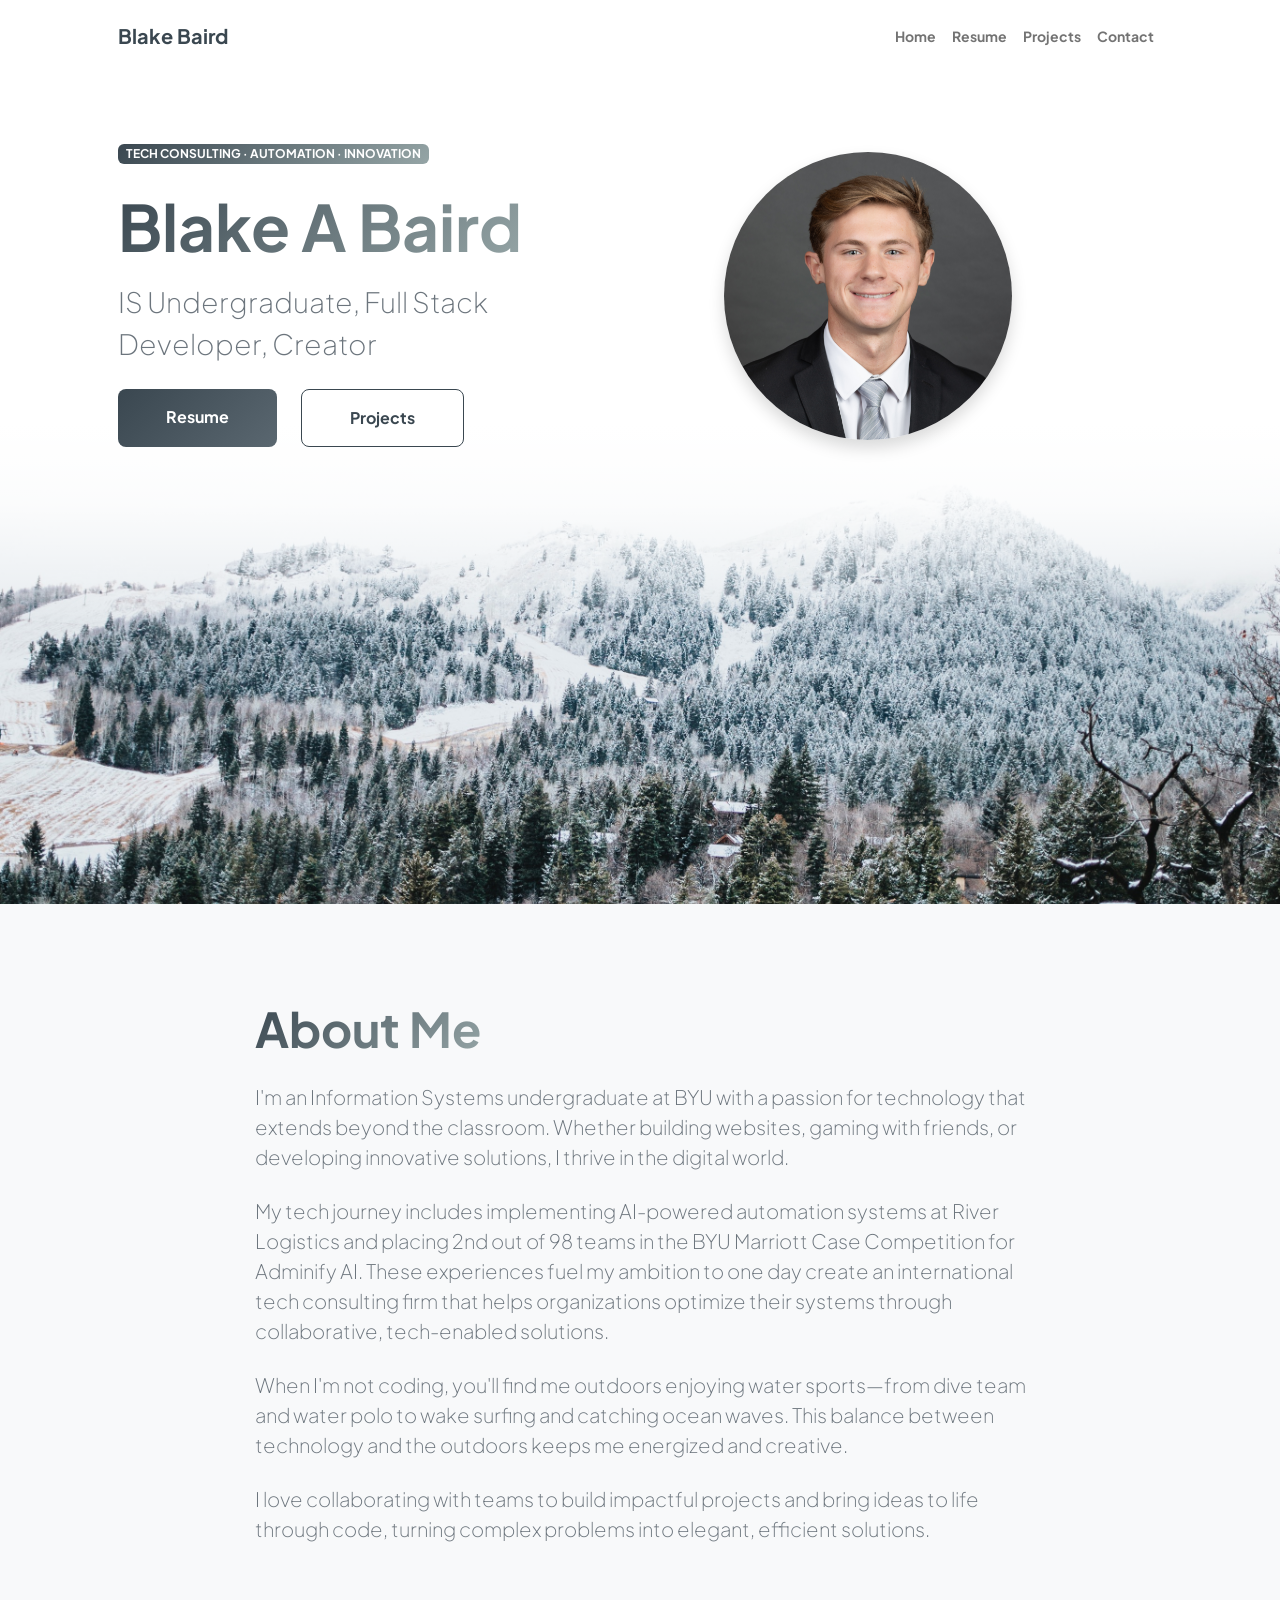
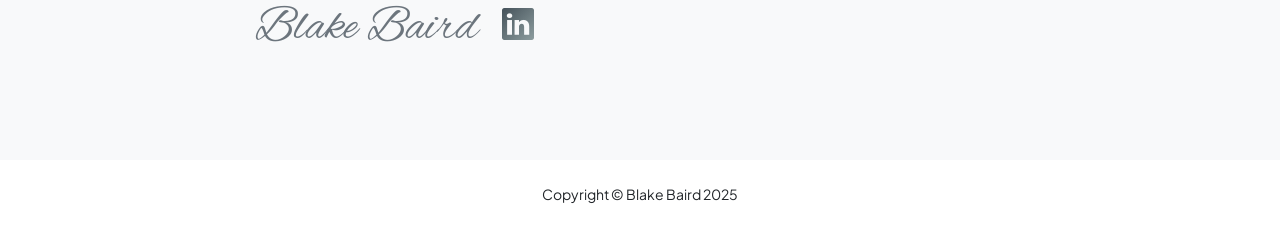
<file: index.html>
<!DOCTYPE html>
<html lang="en">
    <head>
        <meta charset="utf-8" />
        <meta name="viewport" content="width=device-width, initial-scale=1, shrink-to-fit=no" />
        <meta name="description" content="Blake Baird - IS Undergraduate, Full Stack Developer, and Creator" />
        <meta name="author" content="Blake Baird" />
        <title>Blake Baird - Portfolio</title>
        <!-- Favicon-->
        <link rel="icon" type="image/png" sizes="32x32" href="assets/favicon.png" />
        <link rel="icon" type="image/png" sizes="16x16" href="assets/favicon.png" />
        <link rel="shortcut icon" href="assets/favicon.png" />
        <!-- Custom Google font-->
        <link rel="preconnect" href="https://fonts.googleapis.com" />
        <link rel="preconnect" href="https://fonts.gstatic.com" crossorigin />
        <link href="https://fonts.googleapis.com/css2?family=Plus+Jakarta+Sans:wght@100;200;300;400;500;600;700;800;900&amp;display=swap" rel="stylesheet" />
        <link href="https://fonts.googleapis.com/css2?family=Alex+Brush&display=swap" rel="stylesheet" />
        <!-- Bootstrap icons-->
        <link href="https://cdn.jsdelivr.net/npm/bootstrap-icons@1.8.1/font/bootstrap-icons.css" rel="stylesheet" />
        <!-- Core theme CSS (includes Bootstrap)-->
        <link href="css/styles.css" rel="stylesheet" />
    </head>
    <body class="d-flex flex-column h-100">
        <main class="flex-shrink-0">
            <!-- Navigation-->
            <nav class="navbar navbar-expand-lg navbar-light bg-white py-3">
                <div class="container px-5">
                    <a class="navbar-brand" href="index.html"><span class="fw-bolder text-primary">Blake Baird</span></a>
                    <button class="navbar-toggler" type="button" data-bs-toggle="collapse" data-bs-target="#navbarSupportedContent" aria-controls="navbarSupportedContent" aria-expanded="false" aria-label="Toggle navigation"><span class="navbar-toggler-icon"></span></button>
                    <div class="collapse navbar-collapse" id="navbarSupportedContent">
                        <ul class="navbar-nav ms-auto mb-2 mb-lg-0 small fw-bolder">
                            <li class="nav-item"><a class="nav-link" href="index.html">Home</a></li>
                            <li class="nav-item"><a class="nav-link" href="resume.html">Resume</a></li>
                            <li class="nav-item"><a class="nav-link" href="projects.html">Projects</a></li>
                            <li class="nav-item"><a class="nav-link" href="contact.html">Contact</a></li>
                        </ul>
                    </div>
                </div>
            </nav>
            <!-- Header-->
            <header class="py-5" style="position: relative; z-index: 10;">
                <div class="container px-5 pb-5">
                    <div class="row gx-5 align-items-center">
                        <div class="col-lg-5">
                            <!-- Header text content-->
                            <div class="text-center text-lg-start">
                                <div class="badge bg-gradient-primary-to-secondary text-white mb-4 mt-4"><div class="text-uppercase">Tech Consulting &middot; Automation &middot; Innovation</div></div>
                                <h1 class="display-3 fw-bolder mb-3"><span class="text-gradient d-inline">Blake A Baird</span></h1>
                                <div class="fs-3 fw-light text-muted mb-4">IS Undergraduate, Full Stack Developer, Creator</div>
                                <div class="d-grid gap-3 d-sm-flex justify-content-sm-center justify-content-lg-start mb-3 index-buttons">
                                    <a class="btn btn-primary btn-lg px-5 py-3 me-sm-3 fs-6 fw-bolder" href="resume.html">Resume</a>
                                    <a class="btn btn-outline-dark btn-lg px-5 py-3 fs-6 fw-bolder" href="projects.html">Projects</a>
                                </div>
                            </div>
                        </div>
                        <div class="col-lg-7"> 
                <!-- Header profile picture-->
                <div class="d-flex justify-content-center mt-2 mt-xxl-0">
                    <div class="profile">
                        <img class="profile-img" src="assets/profile2.png" alt="Profile Picture" />
                    </div>
                </div>
            </div>
            </header>
            <!-- Mountain Image Section-->
            <section class="py-0 position-relative mountain-section" style="margin-top: -135px; height: 480px; overflow: hidden;">
                <div class="container-fluid px-0" style="height: 100%; position: relative;">
                    <img src="assets/mountains.JPG" alt="Mountains" style="width: 100%; height: auto; position: absolute; top: 26%; left: 50%; transform: translate(-50%, -50%);" />
                    <!-- Fade overlay -->
                    <div style="position: absolute; top: 0; left: 0; right: 0; height: 200px; background: linear-gradient(to bottom, rgba(255, 255, 255, 1) 0%, rgba(255, 255, 255, 0.95) 20%, rgba(255, 255, 255, 0.85) 40%, rgba(255, 255, 255, 0.6) 60%, rgba(255, 255, 255, 0.3) 80%, rgba(255, 255, 255, 0) 100%); pointer-events: none; z-index: 1;"></div>
                </div>
            </section>
            <!-- About Section-->
            <section class="bg-light py-5">
                <div class="container px-5">
                    <div class="row gx-5 justify-content-center">
                        <div class="col-lg-11 col-xl-9">
                            <div class="my-5">
                                <h2 class="display-5 fw-bolder mb-4"><span class="text-gradient d-inline">About Me</span></h2>
                                <p class="lead fw-light text-muted mb-4">I'm an Information Systems undergraduate at BYU with a passion for technology that extends beyond the classroom. Whether building websites, gaming with friends, or developing innovative solutions, I thrive in the digital world.</p>
                                <p class="lead fw-light text-muted mb-4">My tech journey includes implementing AI-powered automation systems at River Logistics and placing 2nd out of 98 teams in the BYU Marriott Case Competition for Adminify AI. These experiences fuel my ambition to one day create an international tech consulting firm that helps organizations optimize their systems through collaborative, tech-enabled solutions.</p>
                                <p class="lead fw-light text-muted mb-4">When I'm not coding, you'll find me outdoors enjoying water sports—from dive team and water polo to wake surfing and catching ocean waves. This balance between technology and the outdoors keeps me energized and creative.</p>
                                <p class="lead fw-light text-muted mb-4">I love collaborating with teams to build impactful projects and bring ideas to life through code, turning complex problems into elegant, efficient solutions.</p>
                                <div class="d-flex align-items-center gap-4 mt-5">
                                    <div style="font-family: 'Alex Brush', cursive; font-size: 3rem; color: #6c757d;">Blake Baird</div>
                                    <a class="text-gradient linkedin-icon" href="https://www.linkedin.com/in/blakebaird1" target="_blank" rel="noopener noreferrer" style="font-size: 2rem; transition: transform 0.3s ease, color 0.3s ease; position: relative; top: -5px;"><i class="bi bi-linkedin"></i></a>
                                </div>
                            </div>
                        </div>
                    </div>
                </div>
            </section>
            <style>
                .linkedin-icon:hover {
                    transform: scale(1.2);
                    filter: brightness(1.2);
                }

                /* Adjust mountain section for large monitors */
                @media (min-width: 1400px) {
                    .mountain-section {
                        margin-top: -90px !important;
                        height: 510px !important;
                    }
                }

                /* Laptop/tablet view adjustments */
                @media (min-width: 768px) and (max-width: 1399.98px) {
                    .mountain-section img {
                        top: 20% !important;
                    }

                    .index-buttons .btn:first-child {
                        margin-right: 0.5rem !important;
                    }
                }

                /* Desktop/monitor view button spacing */
                @media (min-width: 1400px) {
                    .index-buttons .btn:first-child {
                        margin-right: 0.5rem !important;
                    }
                }

                /* Mobile-specific styles */
                @media (max-width: 767.98px) {
                    /* Reduce side margins on mobile */
                    .container {
                        padding-left: 1.25rem !important;
                        padding-right: 1.25rem !important;
                    }

                    /* Hide the tech consulting badge on mobile */
                    .badge.bg-gradient-primary-to-secondary {
                        display: none !important;
                    }

                    /* Shift header content up */
                    header.py-5 {
                        padding-top: 1.5rem !important;
                    }

                    /* Reduce spacing between title and description */
                    h1.display-3.fw-bolder {
                        margin-bottom: 0.5rem !important;
                        font-size: 2.6rem !important;
                    }

                    /* Shrink description text to match button width */
                    .fs-3.fw-light.text-muted {
                        font-size: 1.25rem !important;
                        padding-left: 1rem !important;
                        padding-right: 1rem !important;
                        line-height: 1.3 !important;
                    }

                    /* Add more white space on sides for description and buttons */
                    .text-center.text-lg-start {
                        padding-left: 1rem !important;
                        padding-right: 1rem !important;
                    }

                    /* Make buttons side by side and reduce spacing below */
                    .d-grid.gap-3.d-sm-flex {
                        display: flex !important;
                        flex-direction: row !important;
                        gap: 0.5rem !important;
                        margin-bottom: 1rem !important;
                        padding-left: 1.75rem !important;
                        padding-right: 1.75rem !important;
                    }

                    .d-grid.gap-3.d-sm-flex .btn {
                        flex: 1 !important;
                        padding: 0.75rem 1rem !important;
                        font-size: 0.9rem !important;
                    }

                    /* Add white space between buttons and profile photo */
                    .profile {
                        margin-top: 1rem !important;
                        height: 14.5rem !important;
                        width: 14.5rem !important;
                        margin-bottom: 1.5rem !important;
                    }

                    /* Shrink signature and LinkedIn logo on mobile */
                    .d-flex.align-items-center.gap-4.mt-5 > div {
                        font-size: 2rem !important;
                        position: relative;
                        top: -8px;
                    }

                    .linkedin-icon {
                        font-size: 1.3rem !important;
                        top: -10px !important;
                    }

                    /* Crop bottom of mountain photo and reduce white space */
                    .mountain-section {
                        height: 215px !important;
                        margin-top: -70px !important;
                    }

                    .mountain-section img {
                        top: 7% !important;
                    }

                    /* Move About Me section up by reducing padding */
                    .bg-light.py-5 {
                        padding-top: 1rem !important;
                        padding-bottom: 3rem !important;
                    }

                    /* Reduce the fade overlay height to minimize white banner */
                    .mountain-section > div > div {
                        height: 100px !important;
                    }

                    /* Make footer thinner on mobile */
                    footer.bg-white {
                        padding-top: 1rem !important;
                        padding-bottom: 1rem !important;
                    }
                }
            </style>
        </main>
        <!-- Footer-->
        <footer class="bg-white py-4 mt-auto">
            <div class="container px-5">
                <div class="row align-items-center justify-content-center flex-column flex-sm-row">
                    <div class="col-auto"><div class="small m-0">Copyright &copy; Blake Baird 2025</div></div>
                </div>
            </div>
        </footer>
        <!-- Bootstrap core JS-->
        <script src="https://cdn.jsdelivr.net/npm/bootstrap@5.2.3/dist/js/bootstrap.bundle.min.js"></script>
        <!-- Core theme JS-->
        <script src="js/scripts.js"></script>
    </body>
</html>
</file>
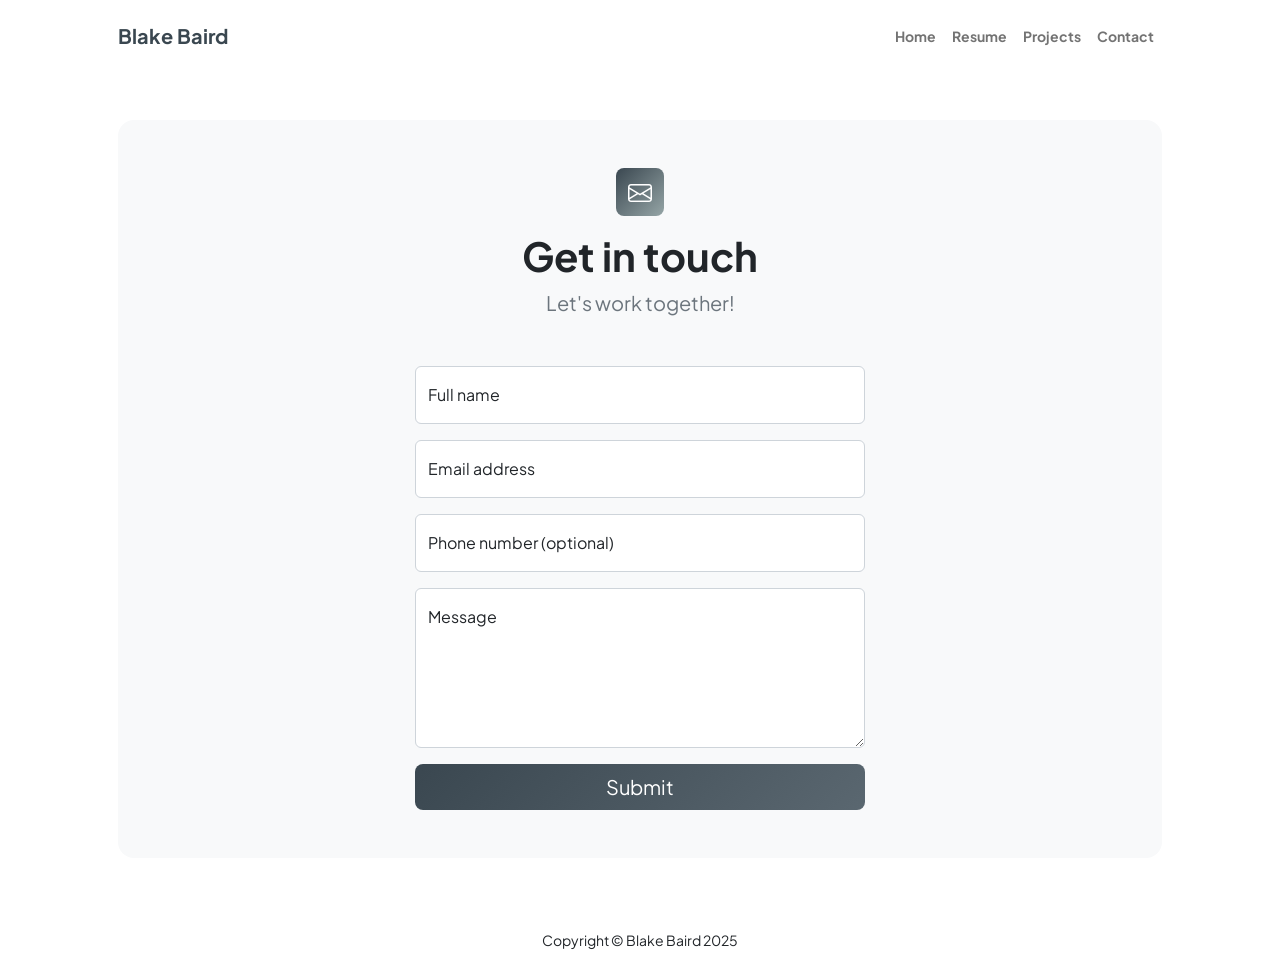
<file: contact.html>
<!DOCTYPE html>
<html lang="en">
    <head>
        <meta charset="utf-8" />
        <meta name="viewport" content="width=device-width, initial-scale=1, shrink-to-fit=no" />
        <meta name="description" content="Contact Blake Baird - Get in Touch" />
        <meta name="author" content="Blake Baird" />
        <title>Contact - Blake Baird</title>
        <!-- Favicon-->
        <link rel="icon" type="image/png" sizes="32x32" href="assets/favicon.png" />
        <link rel="icon" type="image/png" sizes="16x16" href="assets/favicon.png" />
        <link rel="shortcut icon" href="assets/favicon.png" />
        <!-- Custom Google font-->
        <link rel="preconnect" href="https://fonts.googleapis.com" />
        <link rel="preconnect" href="https://fonts.gstatic.com" crossorigin />
        <link href="https://fonts.googleapis.com/css2?family=Plus+Jakarta+Sans:wght@100;200;300;400;500;600;700;800;900&amp;display=swap" rel="stylesheet" />
        <!-- Bootstrap icons-->
        <link href="https://cdn.jsdelivr.net/npm/bootstrap-icons@1.8.1/font/bootstrap-icons.css" rel="stylesheet" />
        <!-- Core theme CSS (includes Bootstrap)-->
        <link href="css/styles.css" rel="stylesheet" />
    </head>
    <body class="d-flex flex-column">
        <main class="flex-shrink-0">
            <!-- Navigation-->
            <nav class="navbar navbar-expand-lg navbar-light bg-white py-3">
                <div class="container px-5">
                    <a class="navbar-brand" href="index.html"><span class="fw-bolder text-primary">Blake Baird</span></a>
                    <button class="navbar-toggler" type="button" data-bs-toggle="collapse" data-bs-target="#navbarSupportedContent" aria-controls="navbarSupportedContent" aria-expanded="false" aria-label="Toggle navigation"><span class="navbar-toggler-icon"></span></button>
                    <div class="collapse navbar-collapse" id="navbarSupportedContent">
                        <ul class="navbar-nav ms-auto mb-2 mb-lg-0 small fw-bolder">
                            <li class="nav-item"><a class="nav-link" href="index.html">Home</a></li>
                            <li class="nav-item"><a class="nav-link" href="resume.html">Resume</a></li>
                            <li class="nav-item"><a class="nav-link" href="projects.html">Projects</a></li>
                            <li class="nav-item"><a class="nav-link" href="contact.html">Contact</a></li>
                        </ul>
                    </div>
                </div>
            </nav>
            <!-- Page content-->
            <section class="py-5">
                <div class="container px-5">
                    <!-- Contact form-->
                    <div class="bg-light rounded-4 py-5 px-4 px-md-5">
                        <div class="text-center mb-5">
                            <div class="feature bg-primary bg-gradient-primary-to-secondary text-white rounded-3 mb-3"><i class="bi bi-envelope"></i></div>
                            <h1 class="fw-bolder">Get in touch</h1>
                            <p class="lead fw-normal text-muted mb-0">Let's work together!</p>
                        </div>
                        <div class="row gx-5 justify-content-center">
                            <div class="col-lg-8 col-xl-6">
                                <!-- Contact Form using Formspree -->
                                <!-- Free service - no API token required -->
                                <form action="https://formspree.io/f/xzzwkvqb" method="POST" id="contactForm">
                                    <!-- Name input-->
                                    <div class="form-floating mb-3">
                                        <input class="form-control" id="name" name="name" type="text" placeholder="Enter your name..." required />
                                        <label for="name">Full name</label>
                                    </div>
                                    <!-- Email address input-->
                                    <div class="form-floating mb-3">
                                        <input class="form-control" id="email" name="email" type="email" placeholder="name@example.com" required />
                                        <label for="email">Email address</label>
                                    </div>
                                    <!-- Phone number input-->
                                    <div class="form-floating mb-3">
                                        <input class="form-control" id="phone" name="phone" type="tel" placeholder="(123) 456-7890" />
                                        <label for="phone">Phone number (optional)</label>
                                    </div>
                                    <!-- Message input-->
                                    <div class="form-floating mb-3">
                                        <textarea class="form-control" id="message" name="message" type="text" placeholder="Enter your message here..." style="height: 10rem" required></textarea>
                                        <label for="message">Message</label>
                                    </div>
                                    <!-- Submit Button-->
                                    <div class="d-grid"><button class="btn btn-primary btn-lg" id="submitButton" type="submit">Submit</button></div>
                                </form>
                            </div>
                        </div>
                    </div>
                </div>
            </section>
        </main>
        <!-- Footer-->
        <footer class="bg-white py-4 mt-auto">
            <div class="container px-5">
                <div class="row align-items-center justify-content-center flex-column flex-sm-row">
                    <div class="col-auto"><div class="small m-0">Copyright &copy; Blake Baird 2025</div></div>
                </div>
            </div>
        </footer>
        <style>
            /* Mobile-specific styles */
            @media (max-width: 767.98px) {
                /* Reduce side margins on mobile */
                .container {
                    padding-left: 1.25rem !important;
                    padding-right: 1.25rem !important;
                }

                /* Make footer thinner on mobile */
                footer.bg-white {
                    padding-top: 1rem !important;
                    padding-bottom: 1rem !important;
                }
            }
        </style>
        <!-- Bootstrap core JS-->
        <script src="https://cdn.jsdelivr.net/npm/bootstrap@5.2.3/dist/js/bootstrap.bundle.min.js"></script>
        <!-- Core theme JS-->
        <script src="js/scripts.js"></script>
        <!-- * * * * * * * * * * * * * * * * * * * * * * * * * * * * * * * * * * * * * * * *-->
        <!-- * *                               SB Forms JS                               * *-->
        <!-- * * Activate your form at https://startbootstrap.com/solution/contact-forms * *-->
        <!-- * * * * * * * * * * * * * * * * * * * * * * * * * * * * * * * * * * * * * * * *-->
        <script src="https://cdn.startbootstrap.com/sb-forms-latest.js"></script>
    </body>
</html>
</file>
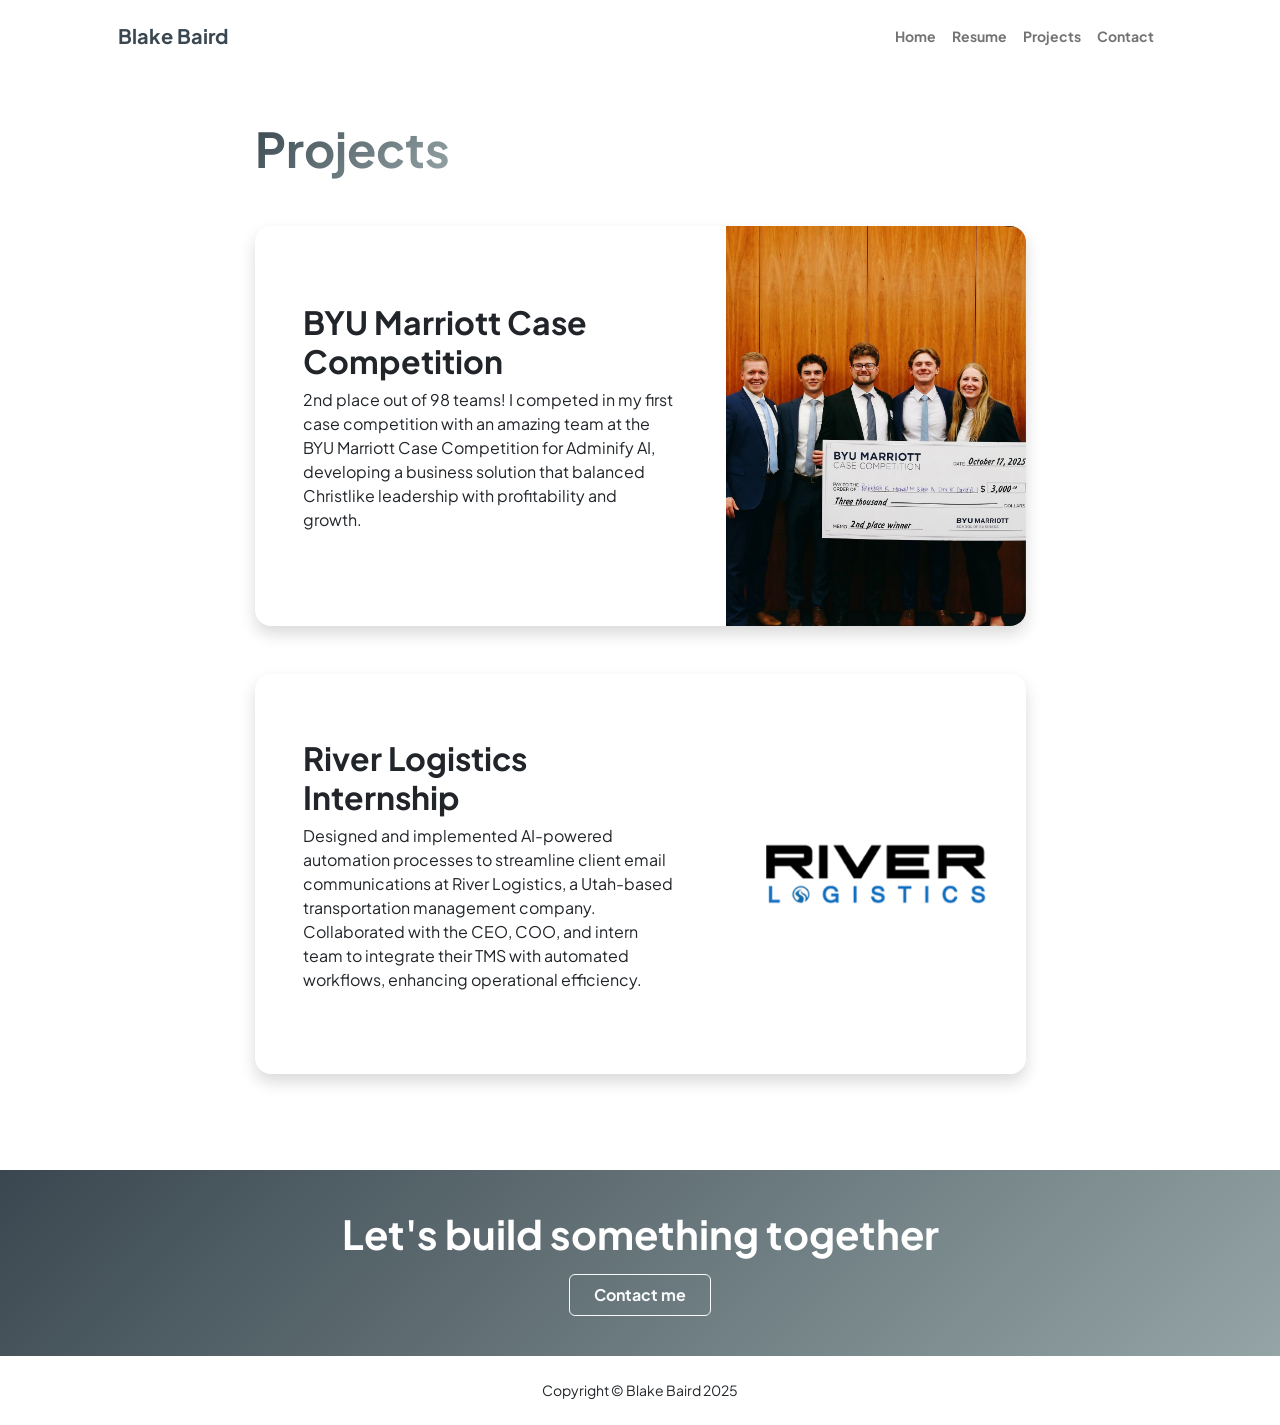
<file: projects.html>
<!DOCTYPE html>
<html lang="en">
    <head>
        <meta charset="utf-8" />
        <meta name="viewport" content="width=device-width, initial-scale=1, shrink-to-fit=no" />
        <meta name="description" content="Blake Baird's Projects - Web Development and Technology Solutions" />
        <meta name="author" content="Blake Baird" />
        <title>Projects - Blake Baird</title>
        <!-- Favicon-->
        <link rel="icon" type="image/png" sizes="32x32" href="assets/favicon.png" />
        <link rel="icon" type="image/png" sizes="16x16" href="assets/favicon.png" />
        <link rel="shortcut icon" href="assets/favicon.png" />
        <!-- Custom Google font-->
        <link rel="preconnect" href="https://fonts.googleapis.com" />
        <link rel="preconnect" href="https://fonts.gstatic.com" crossorigin />
        <link href="https://fonts.googleapis.com/css2?family=Plus+Jakarta+Sans:wght@100;200;300;400;500;600;700;800;900&amp;display=swap" rel="stylesheet" />
        <!-- Bootstrap icons-->
        <link href="https://cdn.jsdelivr.net/npm/bootstrap-icons@1.8.1/font/bootstrap-icons.css" rel="stylesheet" />
        <!-- Core theme CSS (includes Bootstrap)-->
        <link href="css/styles.css" rel="stylesheet" />
    </head>
    <body class="d-flex flex-column h-100">
        <main class="flex-shrink-0">
            <!-- Navigation-->
            <nav class="navbar navbar-expand-lg navbar-light bg-white py-3">
                <div class="container px-5">
                    <a class="navbar-brand" href="index.html"><span class="fw-bolder text-primary">Blake Baird</span></a>
                    <button class="navbar-toggler" type="button" data-bs-toggle="collapse" data-bs-target="#navbarSupportedContent" aria-controls="navbarSupportedContent" aria-expanded="false" aria-label="Toggle navigation"><span class="navbar-toggler-icon"></span></button>
                    <div class="collapse navbar-collapse" id="navbarSupportedContent">
                        <ul class="navbar-nav ms-auto mb-2 mb-lg-0 small fw-bolder">
                            <li class="nav-item"><a class="nav-link" href="index.html">Home</a></li>
                            <li class="nav-item"><a class="nav-link" href="resume.html">Resume</a></li>
                            <li class="nav-item"><a class="nav-link" href="projects.html">Projects</a></li>
                            <li class="nav-item"><a class="nav-link" href="contact.html">Contact</a></li>
                        </ul>
                    </div>
                </div>
            </nav>
            <!-- Projects Section-->
            <section class="py-5">
                <div class="container px-5 mb-5">
                    <div class="row gx-5 justify-content-center">
                        <div class="col-lg-11 col-xl-9 col-xxl-8">
                            <div class="text-start mb-5">
                                <h1 class="display-5 fw-bolder mb-0"><span class="text-gradient d-inline">Projects</span></h1>
                            </div>
                            <!-- Project Card 1-->
                            <a href="https://marriott.byu.edu/event/casecomp2025" target="_blank" rel="noopener noreferrer" style="text-decoration: none; color: inherit;">
                                <div class="card overflow-hidden shadow rounded-4 border-0 mb-5" style="transition: all 0.3s ease; cursor: pointer;">
                                    <div class="card-body p-0">
                                        <div class="d-flex align-items-center">
                                            <div class="p-5">
                                                <h2 class="fw-bolder">BYU Marriott Case Competition</h2>
                                                <p>2nd place out of 98 teams! I competed in my first case competition with an amazing team at the BYU Marriott Case Competition for Adminify AI, developing a business solution that balanced Christlike leadership with profitability and growth.</p>
                                            </div>
                                            <img class="img-fluid project-image-high-quality" src="assets/casecomp.PNG" alt="BYU Case Competition Team" style="width: 300px; height: 400px; object-fit: cover;" />
                                        </div>
                                    </div>
                                </div>
                            </a>
                            <!-- Project Card 2-->
                            <a href="https://riverlogistics.com/" target="_blank" rel="noopener noreferrer" style="text-decoration: none; color: inherit;">
                                <div class="card overflow-hidden shadow rounded-4 border-0" style="transition: all 0.3s ease; cursor: pointer;">
                                    <div class="card-body p-0">
                                        <div class="d-flex align-items-center">
                                            <div class="p-5">
                                                <h2 class="fw-bolder">River Logistics Internship</h2>
                                                <p>Designed and implemented AI-powered automation processes to streamline client email communications at River Logistics, a Utah-based transportation management company. Collaborated with the CEO, COO, and intern team to integrate their TMS with automated workflows, enhancing operational efficiency.</p>
                                            </div>
                                            <div style="width: 300px; height: 400px; background-color: white; display: flex; align-items: center; justify-content: center; flex-shrink: 0; padding: 60px 40px;">
                                                <img class="img-fluid project-image-high-quality" src="assets/riverlogistics.png" alt="River Logistics" style="width: 100%; height: 100%; object-fit: contain;" />
                                            </div>
                                        </div>
                                    </div>
                                </div>
                            </a>
                            <style>
                                /* Prevent border from shifting content */
                                a[href="https://marriott.byu.edu/event/casecomp2025"] .card,
                                a[href="https://riverlogistics.com/"] .card {
                                    border: 2px solid transparent;
                                }

                                a[href="https://marriott.byu.edu/event/casecomp2025"] .card:hover,
                                a[href="https://riverlogistics.com/"] .card:hover {
                                    transform: scale(1.02);
                                    border-color: #0d6efd !important;
                                    box-shadow: 0 0.5rem 1.5rem rgba(13, 110, 253, 0.3) !important;
                                }

                                /* Mobile responsive styles for project cards */
                                @media (max-width: 767.98px) {
                                    /* Reduce side margins on mobile */
                                    .container {
                                        padding-left: 1.25rem !important;
                                        padding-right: 1.25rem !important;
                                    }

                                    .card .d-flex {
                                        flex-direction: column !important;
                                    }

                                    .card .d-flex .p-5 {
                                        padding: 1.5rem !important;
                                    }

                                    .card .d-flex img,
                                    .card .d-flex > div[style*="width: 300px"] {
                                        width: 100% !important;
                                        height: auto !important;
                                        max-height: 300px;
                                    }

                                    .card .d-flex img {
                                        object-fit: cover !important;
                                    }

                                    /* Make footer thinner on mobile */
                                    footer.bg-white {
                                        padding-top: 1rem !important;
                                        padding-bottom: 1rem !important;
                                    }
                                }
                            </style>
                        </div>
                    </div>
                </div>
            </section>
            <!-- Call to action section-->
            <section class="py-4 bg-gradient-primary-to-secondary text-white">
                <div class="container px-5 my-3">
                    <div class="text-center">
                        <h2 class="display-6 fw-bolder mb-3">Let's build something together</h2>
                        <a class="btn btn-outline-light px-4 py-2 fs-6 fw-bolder" href="contact.html">Contact me</a>
                    </div>
                </div>
            </section>
        </main>
        <!-- Footer-->
        <footer class="bg-white py-4 mt-auto">
            <div class="container px-5">
                <div class="row align-items-center justify-content-center flex-column flex-sm-row">
                    <div class="col-auto"><div class="small m-0">Copyright &copy; Blake Baird 2025</div></div>
                </div>
            </div>
        </footer>
        <!-- Bootstrap core JS-->
        <script src="https://cdn.jsdelivr.net/npm/bootstrap@5.2.3/dist/js/bootstrap.bundle.min.js"></script>
        <!-- Core theme JS-->
        <script src="js/scripts.js"></script>
    </body>
</html>
</file>
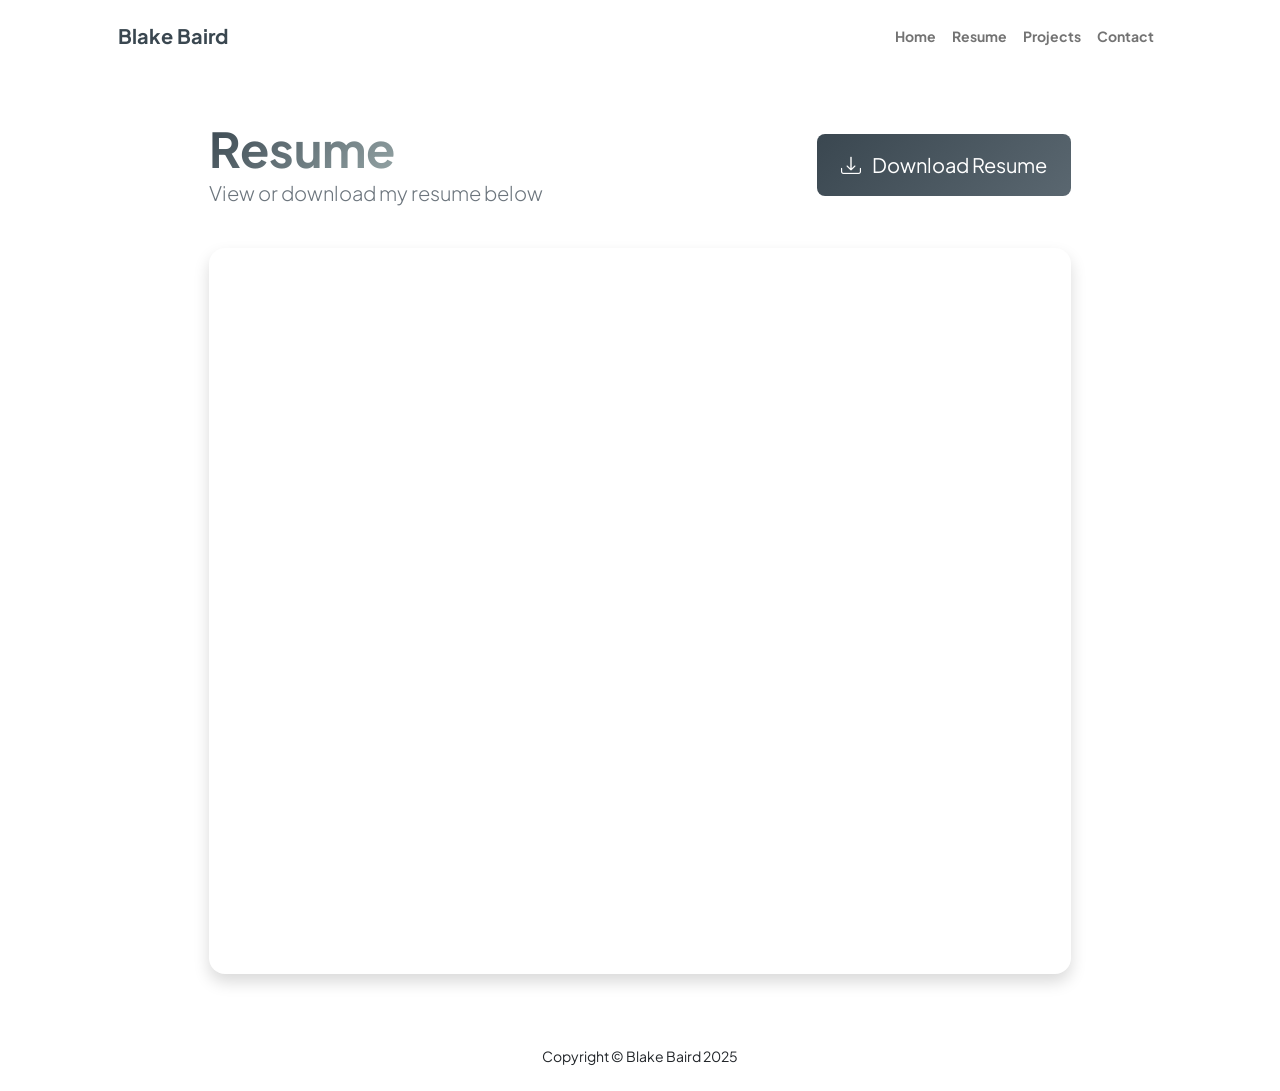
<file: resume.html>
<!DOCTYPE html>
<html lang="en">
    <head>
        <meta charset="utf-8" />
        <meta name="viewport" content="width=device-width, initial-scale=1, shrink-to-fit=no" />
        <meta name="description" content="Blake Baird's Resume - Skills, Experience, and Education" />
        <meta name="author" content="Blake Baird" />
        <title>Resume - Blake Baird</title>
        <!-- Favicon-->
        <link rel="icon" type="image/png" sizes="32x32" href="assets/favicon.png" />
        <link rel="icon" type="image/png" sizes="16x16" href="assets/favicon.png" />
        <link rel="shortcut icon" href="assets/favicon.png" />
        <!-- Custom Google font-->
        <link rel="preconnect" href="https://fonts.googleapis.com" />
        <link rel="preconnect" href="https://fonts.gstatic.com" crossorigin />
        <link href="https://fonts.googleapis.com/css2?family=Plus+Jakarta+Sans:wght@100;200;300;400;500;600;700;800;900&amp;display=swap" rel="stylesheet" />
        <!-- Bootstrap icons-->
        <link href="https://cdn.jsdelivr.net/npm/bootstrap-icons@1.8.1/font/bootstrap-icons.css" rel="stylesheet" />
        <!-- Core theme CSS (includes Bootstrap)-->
        <link href="css/styles.css" rel="stylesheet" />
    </head>
    <body class="d-flex flex-column h-100">
        <main class="flex-shrink-0">
            <!-- Navigation-->
            <nav class="navbar navbar-expand-lg navbar-light bg-white py-3">
                <div class="container px-5">
                    <a class="navbar-brand" href="index.html"><span class="fw-bolder text-primary">Blake
                         Baird</span></a>
                    <button class="navbar-toggler" type="button" data-bs-toggle="collapse" data-bs-target="#navbarSupportedContent" aria-controls="navbarSupportedContent" aria-expanded="false" aria-label="Toggle navigation"><span class="navbar-toggler-icon"></span></button>
                    <div class="collapse navbar-collapse" id="navbarSupportedContent">
                        <ul class="navbar-nav ms-auto mb-2 mb-lg-0 small fw-bolder">
                            <li class="nav-item"><a class="nav-link" href="index.html">Home</a></li>
                            <li class="nav-item"><a class="nav-link" href="resume.html">Resume</a></li>
                            <li class="nav-item"><a class="nav-link" href="projects.html">Projects</a></li>
                            <li class="nav-item"><a class="nav-link" href="contact.html">Contact</a></li>
                        </ul>
                    </div>
                </div>
            </nav>
            <!-- Page Content-->
            <div class="container px-5 my-5">
                <div class="row gx-5 justify-content-center">
                    <div class="col-lg-11 col-xl-10 col-xxl-9">
                        <!-- Title and Button Row-->
                        <div class="d-flex justify-content-between align-items-start mb-4 resume-header">
                            <div>
                                <h1 class="display-5 fw-bolder mb-0"><span class="text-gradient d-inline">Resume</span></h1>
                                <p class="lead text-muted" style="margin-top: 0.05rem;">View or download my resume below</p>
                            </div>
                            <a class="btn btn-primary btn-lg py-3 px-4 resume-download-btn" href="assets/resume.pdf" download style="margin-top: 0.85rem;">
                                <i class="bi bi-download me-2"></i>
                                Download Resume
                            </a>
                        </div>
                        <!-- PDF Embed-->
                        <div class="card shadow border-0 rounded-4">
                            <div class="card-body p-0">
                                <iframe
                                    src="assets/resume.pdf#view=FitH"
                                    type="application/pdf"
                                    class="w-100"
                                    style="height: 80vh; min-height: 600px; border: none; border-radius: 1rem;"
                                    title="Resume PDF">
                                    <p>Your browser does not support PDFs. <a href="assets/resume.pdf" download>Download the resume</a> instead.</p>
                                </iframe>
                                </div>
                            </div>
                    </div>
                </div>
            </div>
        </main>
        <!-- Footer-->
        <footer class="bg-white py-4 mt-auto">
            <div class="container px-5">
                <div class="row align-items-center justify-content-center flex-column flex-sm-row">
                    <div class="col-auto"><div class="small m-0">Copyright &copy; Blake Baird 2025</div></div>
                </div>
            </div>
        </footer>
        <style>
            /* Mobile-specific styles */
            @media (max-width: 767.98px) {
                /* Reduce side margins on mobile */
                .container {
                    padding-left: 1.25rem !important;
                    padding-right: 1.25rem !important;
                }

                /* Stack title and button vertically on mobile */
                .resume-header {
                    flex-direction: column !important;
                }

                .resume-download-btn {
                    width: 100% !important;
                    margin-top: 1rem !important;
                }

                /* Make footer thinner on mobile */
                footer.bg-white {
                    padding-top: 1rem !important;
                    padding-bottom: 1rem !important;
                }
            }
        </style>
        <!-- Bootstrap core JS-->
        <script src="https://cdn.jsdelivr.net/npm/bootstrap@5.2.3/dist/js/bootstrap.bundle.min.js"></script>
        <!-- Core theme JS-->
        <script src="js/scripts.js"></script>
    </body>
</html>
</file>
